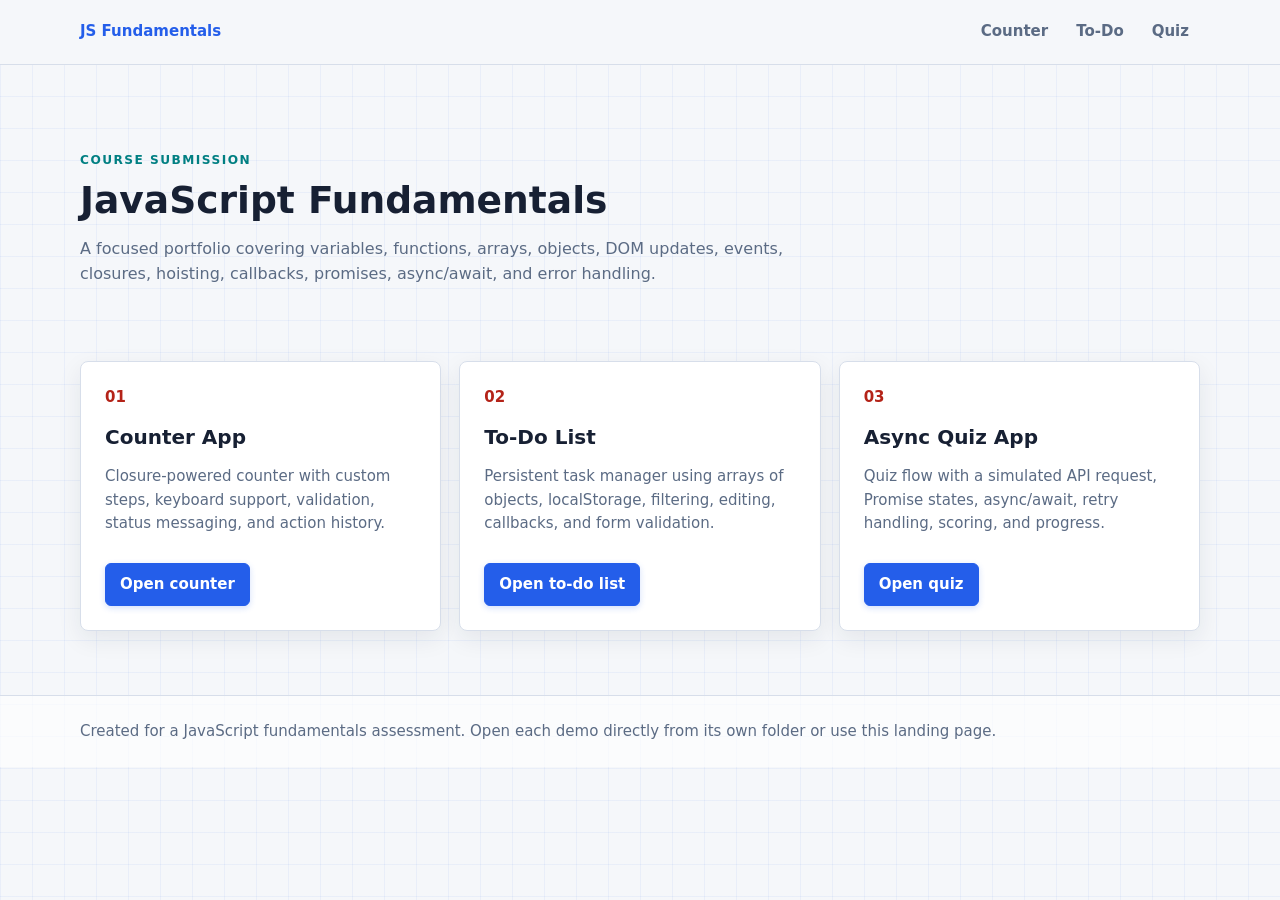
<file: index.html>
<!DOCTYPE html>
<html lang="en">
<head>
  <meta charset="UTF-8">
  <meta name="viewport" content="width=device-width, initial-scale=1.0">
  <meta name="description" content="Three vanilla JavaScript demos covering core language, DOM, storage, and asynchronous programming concepts.">
  <title>JavaScript Fundamentals Portfolio</title>
  <link rel="stylesheet" href="styles.css">
</head>
<body>
  <header class="site-header">
    <nav class="nav container" aria-label="Main navigation">
      <a class="brand" href="index.html">JS Fundamentals</a>
      <div class="nav-links">
        <a href="counter/index.html">Counter</a>
        <a href="todo-list/index.html">To-Do</a>
        <a href="quiz/index.html">Quiz</a>
      </div>
    </nav>
  </header>

  <main>
    <section class="intro container">
      <div>
        <p class="eyebrow">Course submission</p>
        <h1>JavaScript Fundamentals</h1>
        <p class="lead">A focused portfolio covering variables, functions, arrays, objects, DOM updates, events, closures, hoisting, callbacks, promises, async/await, and error handling.</p>
      </div>
    </section>

    <section class="demo-grid container" aria-labelledby="demos-title">
      <h2 id="demos-title" class="visually-hidden">Project demos</h2>
      <article class="demo-card">
        <span class="card-number">01</span>
        <h2>Counter App</h2>
        <p>Closure-powered counter with custom steps, keyboard support, validation, status messaging, and action history.</p>
        <a class="button" href="counter/index.html">Open counter</a>
      </article>

      <article class="demo-card">
        <span class="card-number">02</span>
        <h2>To-Do List</h2>
        <p>Persistent task manager using arrays of objects, localStorage, filtering, editing, callbacks, and form validation.</p>
        <a class="button" href="todo-list/index.html">Open to-do list</a>
      </article>

      <article class="demo-card">
        <span class="card-number">03</span>
        <h2>Async Quiz App</h2>
        <p>Quiz flow with a simulated API request, Promise states, async/await, retry handling, scoring, and progress.</p>
        <a class="button" href="quiz/index.html">Open quiz</a>
      </article>
    </section>
  </main>

  <footer class="footer">
    <div class="container">
      <p>Created for a JavaScript fundamentals assessment. Open each demo directly from its own folder or use this landing page.</p>
    </div>
  </footer>
</body>
</html>
</file>
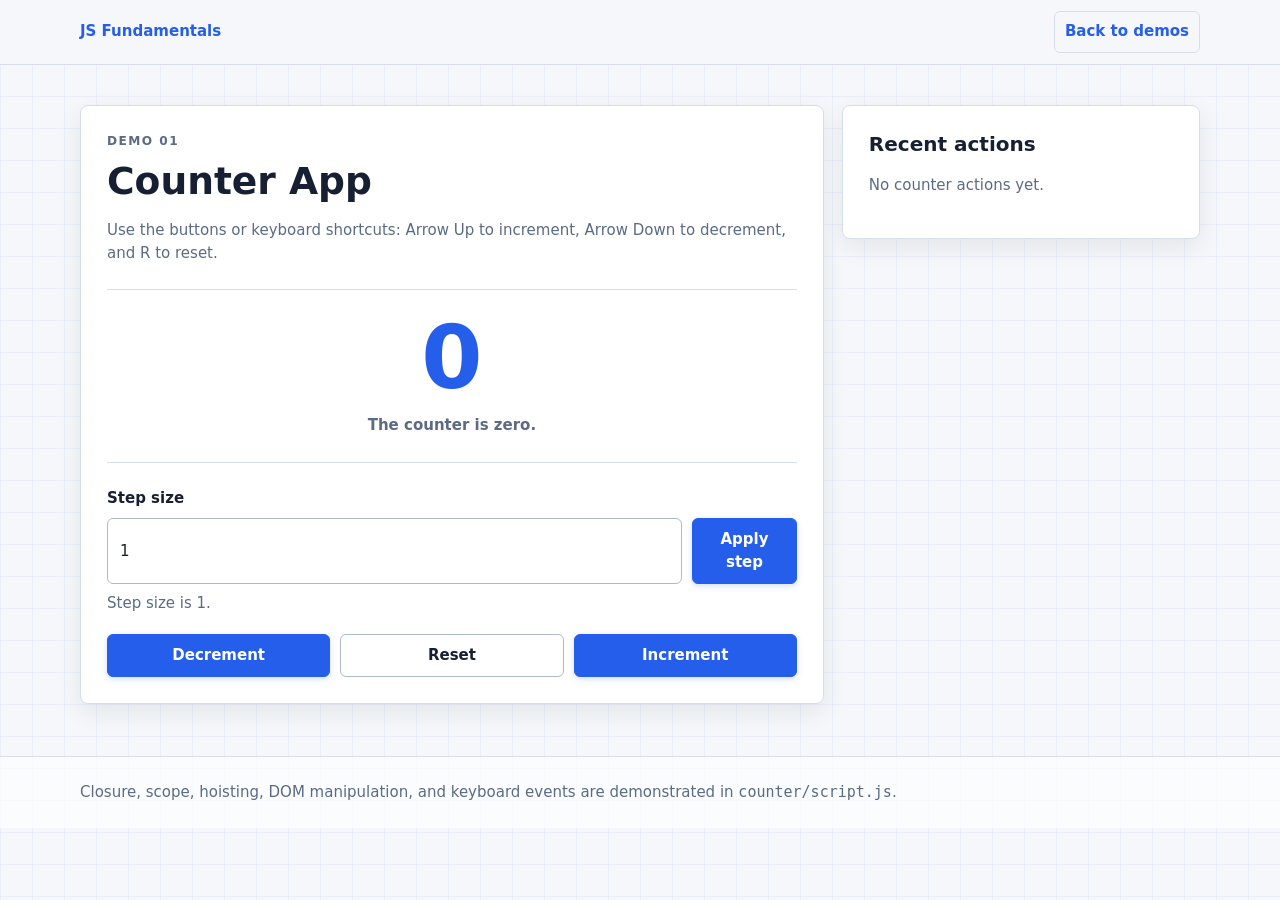
<file: counter/index.html>
<!DOCTYPE html>
<html lang="en">
<head>
  <meta charset="UTF-8">
  <meta name="viewport" content="width=device-width, initial-scale=1.0">
  <meta name="description" content="An accessible closure-based JavaScript counter with custom steps, keyboard controls, and action history.">
  <title>Counter App | JavaScript Fundamentals</title>
  <link rel="stylesheet" href="../styles.css">
  <link rel="stylesheet" href="style.css">
</head>
<body>
  <header class="site-header">
    <nav class="nav container" aria-label="Counter navigation">
      <a class="brand" href="../index.html">JS Fundamentals</a>
      <a class="back-link" href="../index.html">Back to demos</a>
    </nav>
  </header>

  <main class="container app-shell">
    <section class="panel" aria-labelledby="counter-title">
      <div class="panel-heading">
        <p class="eyebrow">Demo 01</p>
        <h1 id="counter-title">Counter App</h1>
        <p>Use the buttons or keyboard shortcuts: Arrow Up to increment, Arrow Down to decrement, and R to reset.</p>
      </div>

      <div class="counter-display" aria-live="polite">
        <span id="counterValue">0</span>
        <p id="counterStatus">The counter is zero.</p>
      </div>

      <form class="step-form" id="stepForm" novalidate>
        <label for="stepInput">Step size</label>
        <div class="input-row">
          <input id="stepInput" name="stepInput" type="number" min="1" max="100" step="1" value="1" inputmode="numeric" aria-describedby="stepFeedback">
          <button type="submit">Apply step</button>
        </div>
        <p class="feedback" id="stepFeedback" aria-live="assertive">Step size is 1.</p>
      </form>

      <div class="button-row" aria-label="Counter controls">
        <button id="decrementButton" type="button">Decrement</button>
        <button id="resetButton" type="button" class="secondary">Reset</button>
        <button id="incrementButton" type="button">Increment</button>
      </div>
    </section>

    <aside class="panel history-panel" aria-labelledby="history-title">
      <h2 id="history-title">Recent actions</h2>
      <ol id="historyList" class="history-list" aria-live="polite"></ol>
      <p id="emptyHistory" class="empty-state">No counter actions yet.</p>
    </aside>
  </main>

  <footer class="footer">
    <div class="container">
      <p>Closure, scope, hoisting, DOM manipulation, and keyboard events are demonstrated in <code>counter/script.js</code>.</p>
    </div>
  </footer>

  <script src="script.js"></script>
</body>
</html>
</file>
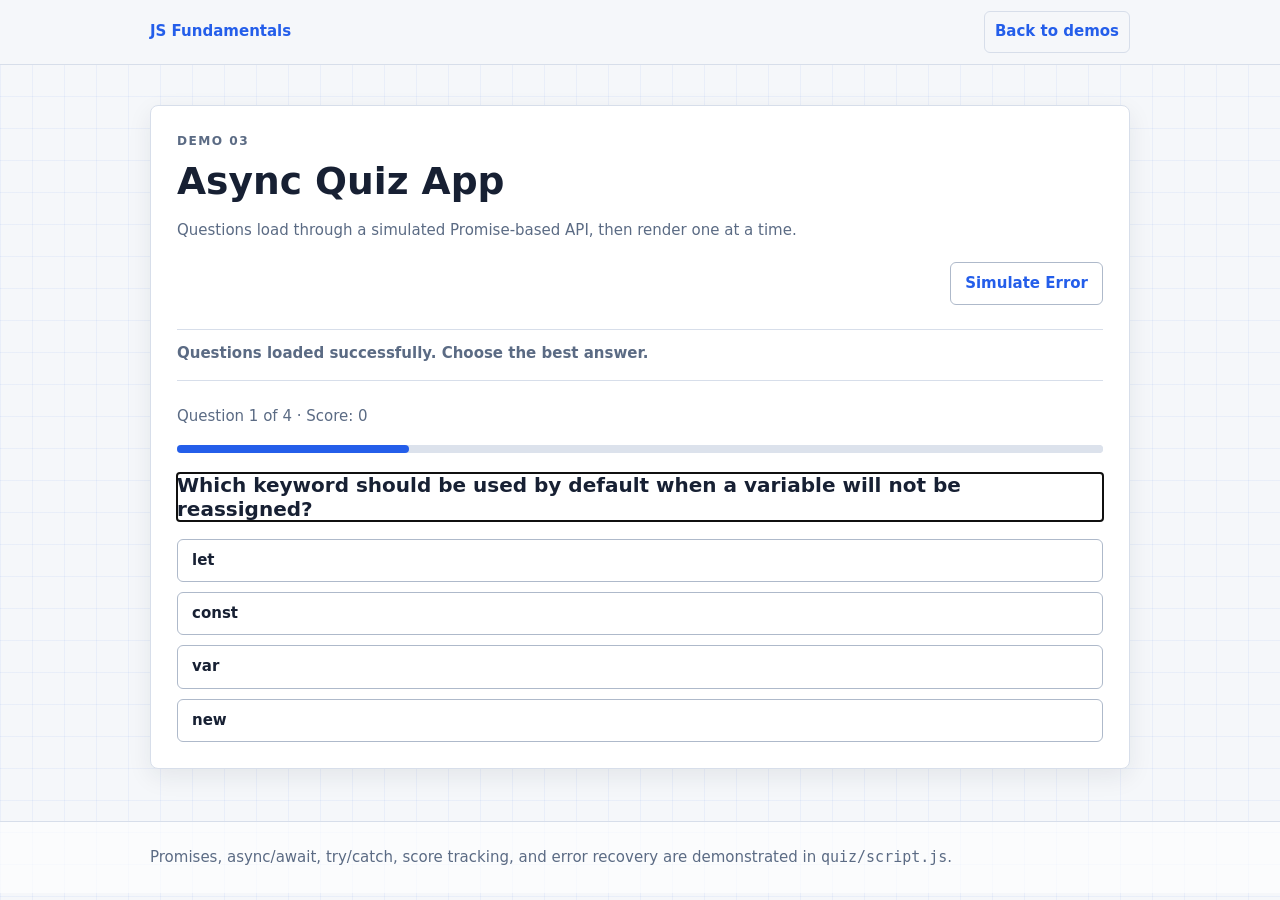
<file: quiz/index.html>
<!DOCTYPE html>
<html lang="en">
<head>
  <meta charset="UTF-8">
  <meta name="viewport" content="width=device-width, initial-scale=1.0">
  <meta name="description" content="An accessible asynchronous JavaScript quiz demonstrating Promises, async/await, errors, retry, and scoring.">
  <title>Async Quiz App | JavaScript Fundamentals</title>
  <link rel="stylesheet" href="../styles.css">
  <link rel="stylesheet" href="style.css">
</head>
<body>
  <header class="site-header">
    <nav class="nav container" aria-label="Quiz navigation">
      <a class="brand" href="../index.html">JS Fundamentals</a>
      <a class="back-link" href="../index.html">Back to demos</a>
    </nav>
  </header>

  <main class="container app-shell">
    <section class="panel" aria-labelledby="quiz-title">
      <div class="panel-heading">
        <p class="eyebrow">Demo 03</p>
        <h1 id="quiz-title">Async Quiz App</h1>
        <p>Questions load through a simulated Promise-based API, then render one at a time.</p>
      </div>

      <div class="developer-actions" aria-label="Quiz developer test controls">
        <button id="simulateErrorButton" type="button" class="ghost-button">Simulate Error</button>
      </div>

      <div id="quizStatus" class="status" aria-live="polite"></div>
      <div id="quizMount" aria-live="off"></div>
    </section>
  </main>

  <footer class="footer">
    <div class="container">
      <p>Promises, async/await, try/catch, score tracking, and error recovery are demonstrated in <code>quiz/script.js</code>.</p>
    </div>
  </footer>

  <script src="script.js"></script>
</body>
</html>
</file>
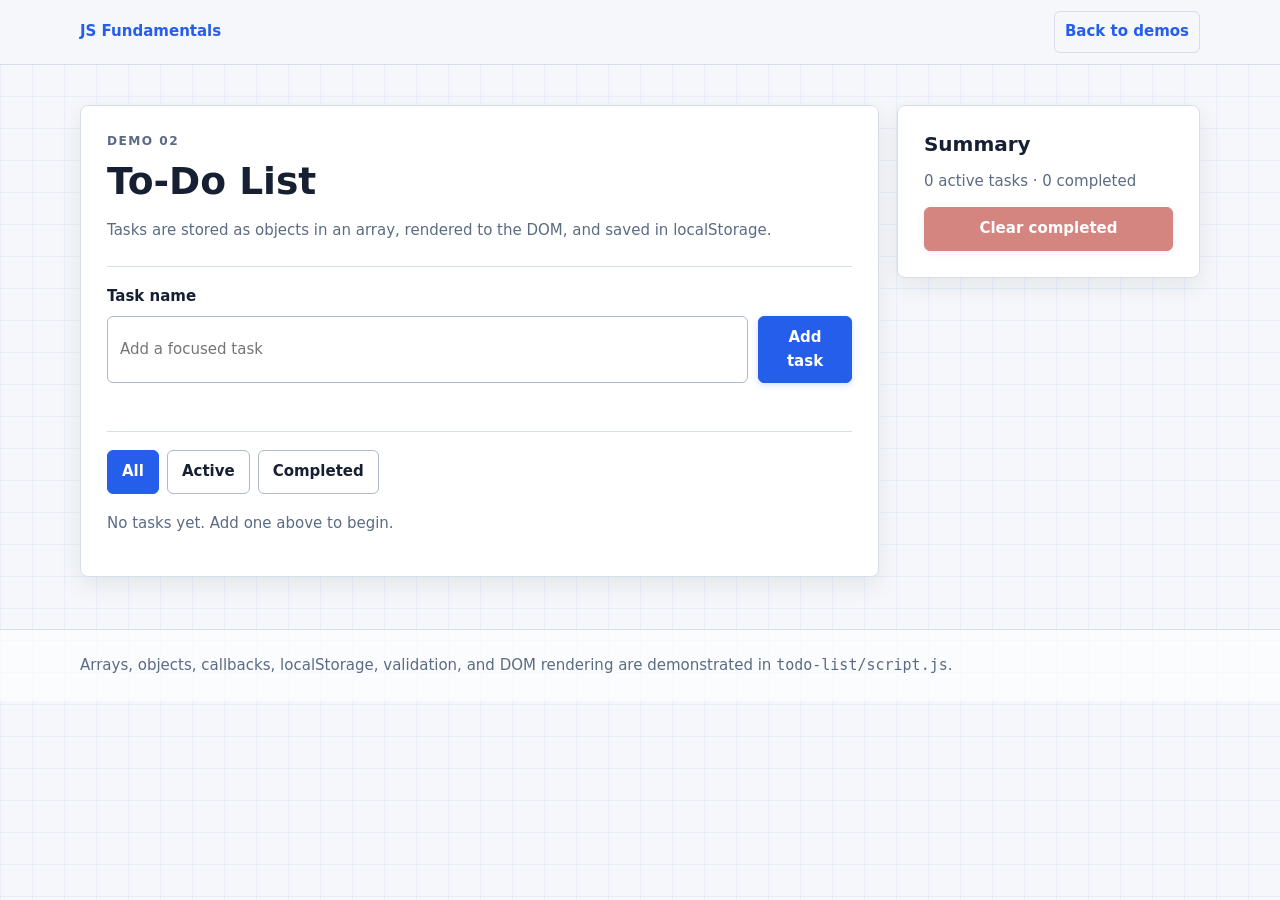
<file: todo-list/index.html>
<!DOCTYPE html>
<html lang="en">
<head>
  <meta charset="UTF-8">
  <meta name="viewport" content="width=device-width, initial-scale=1.0">
  <meta name="description" content="An accessible vanilla JavaScript to-do list with editing, filters, validation, and localStorage persistence.">
  <title>To-Do List | JavaScript Fundamentals</title>
  <link rel="stylesheet" href="../styles.css">
  <link rel="stylesheet" href="style.css">
</head>
<body>
  <header class="site-header">
    <nav class="nav container" aria-label="To-do navigation">
      <a class="brand" href="../index.html">JS Fundamentals</a>
      <a class="back-link" href="../index.html">Back to demos</a>
    </nav>
  </header>

  <main class="container app-shell">
    <section class="panel" aria-labelledby="todo-title">
      <div class="panel-heading">
        <p class="eyebrow">Demo 02</p>
        <h1 id="todo-title">To-Do List</h1>
        <p>Tasks are stored as objects in an array, rendered to the DOM, and saved in localStorage.</p>
      </div>

      <form id="taskForm" class="task-form" novalidate>
        <label for="taskInput">Task name</label>
        <div class="input-row">
          <input id="taskInput" name="taskInput" type="text" maxlength="80" autocomplete="off" placeholder="Add a focused task" aria-describedby="formFeedback">
          <button type="submit">Add task</button>
        </div>
        <p id="formFeedback" class="feedback" aria-live="assertive"></p>
      </form>

      <div class="toolbar" aria-label="Task filters">
        <button type="button" class="filter-button is-active" data-filter="all" aria-pressed="true">All</button>
        <button type="button" class="filter-button" data-filter="active" aria-pressed="false">Active</button>
        <button type="button" class="filter-button" data-filter="completed" aria-pressed="false">Completed</button>
      </div>

      <ul id="taskList" class="task-list" aria-live="polite"></ul>
      <p id="emptyState" class="empty-state">No tasks yet. Add one above to begin.</p>
    </section>

    <aside class="panel summary-panel" aria-labelledby="summary-title">
      <h2 id="summary-title">Summary</h2>
      <p id="taskCount">0 active tasks</p>
      <button id="clearCompletedButton" type="button" class="danger">Clear completed</button>
    </aside>
  </main>

  <footer class="footer">
    <div class="container">
      <p>Arrays, objects, callbacks, localStorage, validation, and DOM rendering are demonstrated in <code>todo-list/script.js</code>.</p>
    </div>
  </footer>

  <script src="script.js"></script>
</body>
</html>
</file>
<file: styles.css>
:root {
  --ink: #172033;
  --muted: #5b6b84;
  --page: #f5f7fa;
  --surface: #ffffff;
  --line: #d7deea;
  --primary: #245eea;
  --primary-dark: #1748bd;
  --accent: #007f82;
  --success: #087a55;
  --danger: #b42318;
  --focus: #ffbf47;
  --shadow: 0 8px 24px rgba(23, 32, 51, 0.08);
}

* {
  box-sizing: border-box;
}

html {
  min-height: 100%;
}

body {
  min-height: 100vh;
  margin: 0;
  overflow-x: hidden;
  color: var(--ink);
  background: var(--page);
  font: 15px/1.55 Inter, ui-sans-serif, system-ui, -apple-system, BlinkMacSystemFont, "Segoe UI", Arial, sans-serif;
}

body::before {
  position: fixed;
  inset: 0;
  z-index: -1;
  content: "";
  background-image:
    linear-gradient(rgba(36, 94, 234, 0.055) 1px, transparent 1px),
    linear-gradient(90deg, rgba(36, 94, 234, 0.055) 1px, transparent 1px);
  background-size: 32px 32px;
}

a {
  color: inherit;
}

button,
input {
  font: inherit;
}

a:focus-visible,
button:focus-visible,
input:focus-visible {
  outline: 3px solid var(--focus);
  outline-offset: 3px;
}

[aria-invalid="true"] {
  border-color: var(--danger);
}

[hidden] {
  display: none !important;
}

.visually-hidden {
  position: absolute;
  width: 1px;
  height: 1px;
  padding: 0;
  margin: -1px;
  overflow: hidden;
  clip: rect(0, 0, 0, 0);
  white-space: nowrap;
  border: 0;
}

.container {
  width: min(1120px, calc(100% - 40px));
  margin-inline: auto;
}

.site-header {
  position: sticky;
  top: 0;
  z-index: 10;
  border-bottom: 1px solid var(--line);
  background: var(--page);
}

.nav {
  min-height: 64px;
  display: flex;
  align-items: center;
  justify-content: space-between;
  gap: 20px;
}

.brand,
.back-link,
.nav-links a {
  font-weight: 700;
  text-decoration: none;
}

.brand {
  color: var(--primary);
}

.back-link,
.nav-links a {
  border: 1px solid transparent;
  border-radius: 6px;
  padding: 8px 10px;
  color: var(--muted);
  transition: background-color 160ms ease, border-color 160ms ease, color 160ms ease, transform 160ms ease;
}

.back-link {
  border-color: var(--line);
  color: var(--primary);
}

.back-link:hover,
.nav-links a:hover {
  border-color: var(--line);
  background: var(--surface);
  color: var(--ink);
  transform: translateY(-1px);
}

.nav-links {
  display: flex;
  flex-wrap: wrap;
  gap: 6px;
}

h1,
h2,
p {
  overflow-wrap: anywhere;
}

h1,
h2 {
  margin: 0;
  line-height: 1.2;
  letter-spacing: 0;
}

h1 {
  font-size: clamp(1.9rem, 4vw, 2.35rem);
}

h2 {
  font-size: 1.25rem;
}

.eyebrow {
  margin: 0 0 8px;
  color: var(--accent);
  font-size: 0.76rem;
  font-weight: 700;
  letter-spacing: 0.12em;
  text-transform: uppercase;
}

.panel-heading p,
.feedback,
.empty-state,
.status,
.footer {
  color: var(--muted);
}

.app-shell {
  padding-block: 40px 52px;
}

.panel,
.demo-card {
  border: 1px solid var(--line);
  border-radius: 8px;
  background: var(--surface);
  box-shadow: var(--shadow);
}

.panel {
  padding: 26px;
}

button,
.button {
  min-height: 42px;
  border: 1px solid var(--primary);
  border-radius: 6px;
  background: var(--primary);
  box-shadow: 0 2px 6px rgba(36, 94, 234, 0.2);
  color: #ffffff;
  cursor: pointer;
  font-weight: 700;
  padding: 9px 14px;
  transition: background-color 160ms ease, border-color 160ms ease, box-shadow 160ms ease, transform 160ms ease;
}

.button {
  display: inline-flex;
  align-items: center;
  text-decoration: none;
}

button:hover:not(:disabled),
.button:hover {
  border-color: var(--primary-dark);
  background: var(--primary-dark);
  box-shadow: 0 4px 10px rgba(36, 94, 234, 0.24);
  transform: translateY(-1px);
}

button:disabled {
  cursor: not-allowed;
  opacity: 0.55;
}

input[type="text"],
input[type="number"] {
  width: 100%;
  min-height: 42px;
  border: 1px solid #aeb9ca;
  border-radius: 6px;
  background: var(--surface);
  color: var(--ink);
  padding: 9px 12px;
}

.footer {
  border-top: 1px solid var(--line);
  background: rgba(255, 255, 255, 0.62);
  padding-block: 24px;
}

.footer p {
  margin: 0;
}

.intro {
  min-height: 280px;
  display: grid;
  align-items: center;
  padding-block: 64px 36px;
}

.intro > div {
  max-width: 720px;
}

.lead {
  max-width: 760px;
  margin: 14px 0 0;
  color: var(--muted);
  font-size: 1rem;
}

.demo-grid {
  display: grid;
  grid-template-columns: repeat(3, minmax(0, 1fr));
  gap: 18px;
  padding-block: 16px 64px;
}

.demo-card {
  min-height: 270px;
  display: flex;
  flex-direction: column;
  align-items: flex-start;
  gap: 16px;
  padding: 24px;
  transition: border-color 160ms ease, box-shadow 160ms ease, transform 160ms ease;
}

.demo-card:hover {
  border-color: #afbfdb;
  box-shadow: 0 12px 28px rgba(23, 32, 51, 0.1);
  transform: translateY(-3px);
}

.card-number {
  color: var(--danger);
  font-weight: 700;
}

.demo-card p {
  margin: 0 0 auto;
  color: var(--muted);
}

@media (prefers-reduced-motion: reduce) {
  *,
  *::before,
  *::after {
    scroll-behavior: auto !important;
    transition-duration: 0.01ms !important;
  }
}

@media (max-width: 800px) {
  .demo-grid {
    grid-template-columns: 1fr;
  }
}

@media (max-width: 560px) {
  .container {
    width: min(100% - 28px, 1120px);
  }

  .nav {
    min-height: 58px;
    gap: 10px;
  }

  .nav-links {
    gap: 0;
  }

  .nav-links a,
  .back-link {
    padding: 7px 8px;
  }

  .intro {
    min-height: 230px;
    padding-block: 42px 28px;
  }

  .app-shell {
    padding-block: 28px 40px;
  }

  .panel {
    padding: 20px;
  }
}
</file>
<file: counter/style.css>
.app-shell {
  display: grid;
  grid-template-columns: minmax(0, 1.35fr) minmax(280px, 0.65fr);
  gap: 18px;
}

.counter-display {
  margin-block: 24px;
  padding-block: 24px;
  border-block: 1px solid var(--line);
  text-align: center;
}

#counterValue {
  display: block;
  color: var(--primary);
  font-size: clamp(3.25rem, 12vw, 5.5rem);
  font-weight: 800;
  line-height: 1;
}

#counterStatus {
  margin: 12px 0 0;
  color: var(--muted);
  font-weight: 700;
}

.step-form {
  display: grid;
  gap: 8px;
}

.step-form label {
  font-weight: 700;
}

.input-row {
  display: flex;
  gap: 10px;
}

.feedback {
  min-height: 1.5em;
  margin: 0;
}

.secondary {
  border-color: #aeb9ca;
  background: var(--surface);
  box-shadow: none;
  color: var(--ink);
}

.secondary:hover:not(:disabled) {
  border-color: #8492a8;
  background: #eef2f7;
}

.button-row {
  display: grid;
  grid-template-columns: repeat(3, minmax(0, 1fr));
  gap: 10px;
  margin-top: 18px;
}

.history-panel {
  align-self: start;
}

.history-list {
  margin: 18px 0 0;
  padding-left: 22px;
}

.history-list li {
  border-bottom: 1px solid var(--line);
  padding-block: 10px;
}

@media (max-width: 760px) {
  .app-shell,
  .button-row {
    grid-template-columns: 1fr;
  }

  .input-row {
    flex-direction: column;
  }
}
</file>
<file: quiz/style.css>
.container {
  max-width: 980px;
}

.developer-actions {
  display: flex;
  justify-content: flex-end;
  margin-top: 20px;
}

.ghost-button,
.answer-button {
  border-color: #aeb9ca;
  background: var(--surface);
  box-shadow: none;
  color: var(--ink);
}

.ghost-button {
  color: var(--primary);
}

.ghost-button:hover:not(:disabled),
.answer-button:hover:not(:disabled) {
  border-color: #8492a8;
  background: #eef2f7;
}

.status {
  min-height: 3.25rem;
  margin-block: 24px;
  padding-block: 12px;
  border-block: 1px solid var(--line);
  font-weight: 700;
}

.question-card > p {
  margin: 0;
  color: var(--muted);
}

.progress {
  width: 100%;
  height: 8px;
  margin-block: 16px;
  appearance: none;
  border: 0;
  border-radius: 4px;
  background: #dce2ec;
}

.progress::-webkit-progress-bar {
  border-radius: 4px;
  background: #dce2ec;
}

.progress::-webkit-progress-value {
  border-radius: 4px;
  background: var(--primary);
  transition: width 240ms ease;
}

.progress::-moz-progress-bar {
  border-radius: 4px;
  background: var(--primary);
}

.answers {
  display: grid;
  gap: 10px;
  margin-top: 18px;
}

.answer-button {
  width: 100%;
  text-align: left;
}

.answer-button:disabled {
  opacity: 1;
  transition: none;
}

.answer-button.is-correct {
  border-color: var(--success);
  background: var(--success);
  color: #ffffff;
}

.answer-button.is-wrong {
  border-color: var(--danger);
  background: var(--danger);
  color: #ffffff;
}

.next-button {
  margin-top: 16px;
}

.result-card {
  display: grid;
  justify-items: start;
  gap: 14px;
}

.result-card p {
  margin: 0;
}

@media (prefers-reduced-motion: reduce) {
  .progress::-webkit-progress-value {
    transition: none;
  }
}
</file>
<file: todo-list/style.css>
.app-shell {
  display: grid;
  grid-template-columns: minmax(0, 1.45fr) minmax(260px, 0.55fr);
  gap: 18px;
}

.task-form {
  display: grid;
  gap: 8px;
  margin-block: 24px 18px;
  padding-block: 18px;
  border-block: 1px solid var(--line);
}

label {
  font-weight: 700;
}

.input-row {
  display: flex;
  gap: 10px;
}

.feedback {
  min-height: 1.5em;
  margin: 0;
}

.toolbar {
  display: flex;
  flex-wrap: wrap;
  gap: 8px;
}

.filter-button,
.icon-button {
  border-color: #aeb9ca;
  background: var(--surface);
  box-shadow: none;
  color: var(--ink);
}

.filter-button:hover:not(:disabled),
.icon-button:hover:not(:disabled) {
  border-color: #8492a8;
  background: #eef2f7;
}

.filter-button.is-active {
  border-color: var(--primary);
  background: var(--primary);
  color: #ffffff;
}

.task-list {
  list-style: none;
  margin: 18px 0 0;
  padding: 0;
}

.task-item {
  min-width: 0;
  display: grid;
  grid-template-columns: auto minmax(0, 1fr) auto auto;
  align-items: center;
  gap: 10px;
  margin-bottom: 10px;
  padding: 12px;
  border: 1px solid var(--line);
  border-radius: 6px;
  background: #fbfcfe;
}

.task-item span {
  overflow-wrap: anywhere;
}

.task-item.is-complete span {
  color: var(--muted);
  text-decoration: line-through;
}

.task-item input[type="checkbox"] {
  width: 18px;
  height: 18px;
  accent-color: var(--primary);
}

.task-item input[type="text"] {
  grid-column: span 2;
}

.icon-button {
  min-width: 68px;
}

.danger {
  border-color: var(--danger);
  background: var(--danger);
}

.danger:hover:not(:disabled) {
  border-color: #8f1c13;
  background: #8f1c13;
}

.summary-panel {
  align-self: start;
  display: grid;
  gap: 14px;
}

.summary-panel p {
  margin: 0;
  color: var(--muted);
}

@media (max-width: 760px) {
  .app-shell {
    grid-template-columns: 1fr;
  }

  .input-row {
    flex-direction: column;
  }
}

@media (max-width: 480px) {
  .task-item {
    grid-template-columns: auto minmax(0, 1fr);
  }

  .task-item .icon-button,
  .task-item button:not(.icon-button),
  .task-item input[type="text"] {
    width: 100%;
    grid-column: span 2;
  }
}
</file>
